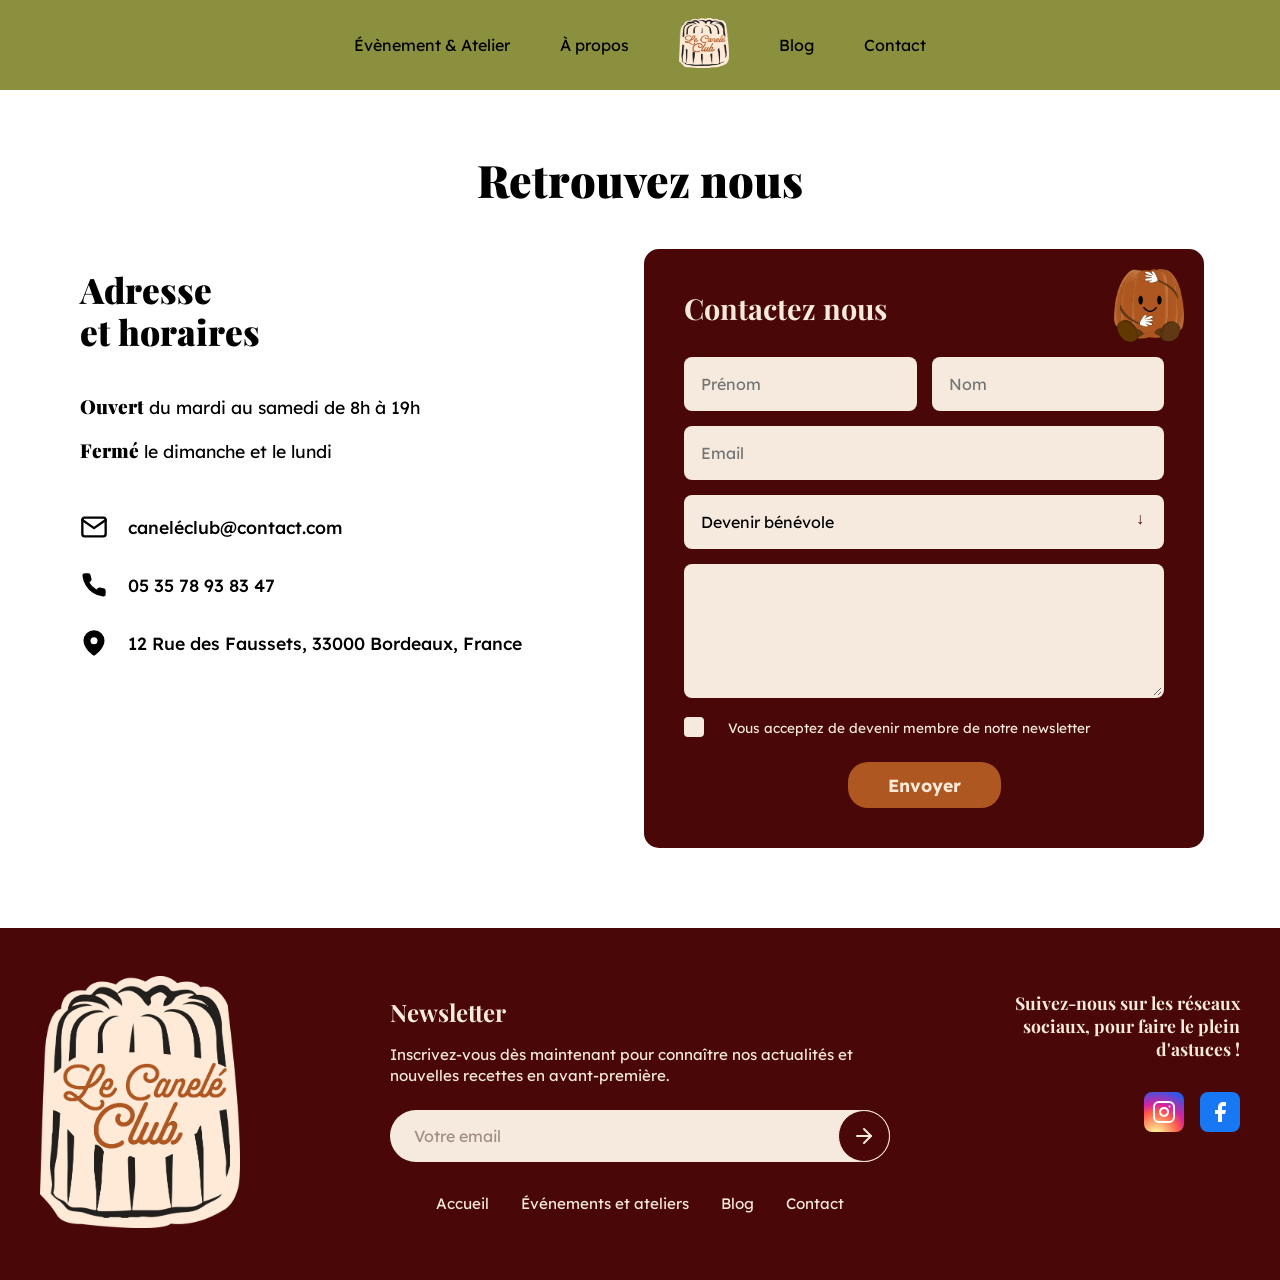
<file: contact.html>
<!DOCTYPE html>
<html lang="fr">
<head>
    <meta charset="UTF-8">
    <meta name="viewport" content="width=device-width, initial-scale=1.0">
    <link rel="stylesheet" href="assets/style/style.css">
    <title>Contact - Le Canelé Club Bordeaux</title>
</head>
<body>
    <header class="header-container">
        <a href="index.html" class="mobile-logo"><img class="header-logo" src="assets/img/logo.png" alt="LOGO"></a>
        
        <div class="hamburger" id="hamburger">
            <span></span>
            <span></span>
            <span></span>
        </div>

        <nav class="header-nav" id="nav-menu">
            <a href="index.html">Évènement & Atelier</a>
            <a href="about.html">À propos</a>
            <a href="index.html" class="desktop-logo"><img class="header-logo" src="assets/img/logo.png" alt="LOGO"></a>
            <a href="blog.html">Blog</a>
            <a href="contact.html">Contact</a>
        </nav>
    </header>

    <main class="contact-main">
        <div class="contact-title-container">
            <h1 class="page-title">Retrouvez nous</h1>
        </div>

        <section class="contact-container">
            <div class="contact-info">
                <h2 class="info-title">Adresse<br>et horaires</h2>
                
                <p class="schedule-text"><span class="serif-bold">Ouvert</span> du mardi au samedi de 8h à 19h</p>
                <p class="schedule-text"><span class="serif-bold">Fermé</span> le dimanche et le lundi</p>

                <ul class="contact-list">
                    <li>
                        <svg xmlns="http://www.w3.org/2000/svg" width="28" height="28" viewBox="0 0 24 24" fill="none" stroke="currentColor" stroke-width="2" stroke-linecap="round" stroke-linejoin="round">
                            <path d="M4 4h16c1.1 0 2 .9 2 2v12c0 1.1-.9 2-2 2H4c-1.1 0-2-.9-2-2V6c0-1.1.9-2 2-2z"></path>
                            <polyline points="22,6 12,13 2,6"></polyline>
                        </svg>
                        <span>caneléclub@contact.com</span>
                    </li>
                    <li>
                        <svg xmlns="http://www.w3.org/2000/svg" width="28" height="28" viewBox="0 0 24 24" fill="currentColor" stroke="currentColor" stroke-width="0" stroke-linecap="round" stroke-linejoin="round">
                            <path d="M22 16.92v3a2 2 0 0 1-2.18 2 19.79 19.79 0 0 1-8.63-3.07 19.5 19.5 0 0 1-6-6 19.79 19.79 0 0 1-3.07-8.67A2 2 0 0 1 4.11 2h3a2 2 0 0 1 2 1.72 12.84 12.84 0 0 0 .7 2.81 2 2 0 0 1-.45 2.11L8.09 9.91a16 16 0 0 0 6 6l1.27-1.27a2 2 0 0 1 2.11-.45 12.84 12.84 0 0 0 2.81.7A2 2 0 0 1 22 16.92z"></path>
                        </svg>
                        <span>05 35 78 93 83 47</span>
                    </li>
                    <li>
                        <svg xmlns="http://www.w3.org/2000/svg" width="28" height="28" viewBox="0 0 24 24" fill="currentColor" stroke="currentColor" stroke-width="0" stroke-linecap="round" stroke-linejoin="round">
                            <path d="M21 10c0 7-9 13-9 13s-9-6-9-13a9 9 0 0 1 18 0z"></path>
                            <circle cx="12" cy="10" r="3" fill="var(--bg)"></circle>
                        </svg>
                        <span>12 Rue des Faussets, 33000 Bordeaux, France</span>
                    </li>
                </ul>
            </div>

            <div class="contact-form-box">
                <img src="assets/img/mascot.png" alt="Mascotte" class="form-mascot">
                
                <h2 class="form-title">Contactez nous</h2>
                
                <form action="#" method="POST" class="contact-form">
                    <div class="form-row">
                        <input type="text" placeholder="Prénom" required>
                        <input type="text" placeholder="Nom" required>
                    </div>
                    
                    <input type="email" placeholder="Email" required>
                    
                    <div class="select-wrapper">
                        <select required>
                            <option value="benevole">Devenir bénévole</option>
                            <option value="partenaire">Devenir partenaire</option>
                            <option value="question">Question générale</option>
                        </select>
                    </div>
                    
                    <textarea rows="5" required></textarea>
                    
                    <label class="checkbox-label">
                        <input type="checkbox" required>
                        <span class="custom-checkbox"></span>
                        Vous acceptez de devenir membre de notre newsletter
                    </label>
                    
                    <button type="submit" class="button form-submit">Envoyer</button>
                </form>
            </div>
        </section>
    </main>

    <footer class="site-footer">
        <div class="footer-container">  
            <div class="footer-col footer-logo-section">
                <img src="assets/img/logo.png" alt="Le Canelé Club Logo" class="footer-logo">
            </div>
            <div class="footer-col footer-center-section">
                <div class="newsletter-wrapper">
                    <h2 class="footer-heading">Newsletter</h2>
                    <p class="footer-text">Inscrivez-vous dès maintenant pour connaître nos actualités et nouvelles recettes en avant-première.</p> 
                    <form class="newsletter-form" action="#" method="POST">
                        <input type="email" placeholder="Votre email" class="newsletter-input" required>
                        <button type="submit" class="newsletter-btn" aria-label="S'inscrire">
                            <svg xmlns="http://www.w3.org/2000/svg" width="24" height="24" viewBox="0 0 24 24" fill="none" stroke="currentColor" stroke-width="2" stroke-linecap="round" stroke-linejoin="round">
                                <line x1="5" y1="12" x2="19" y2="12"></line>
                                <polyline points="12 5 19 12 12 19"></polyline>
                            </svg>
                        </button>
                    </form>
                </div>
                <nav class="footer-nav">
                    <a href="index.html">Accueil</a>
                    <a href="#">Événements et ateliers</a>
                    <a href="#">Blog</a>
                    <a href="contact.html">Contact</a>
                </nav>
            </div>
            <div class="footer-col footer-social-section">
                <h2 class="footer-heading social-heading">Suivez-nous sur les réseaux sociaux, pour faire le plein d'astuces !</h2>
                <div class="social-icons">
                    <a href="#" class="social-link instagram" aria-label="Instagram">
                        <svg xmlns="http://www.w3.org/2000/svg" width="24" height="24" viewBox="0 0 24 24" fill="none" stroke="currentColor" stroke-width="2" stroke-linecap="round" stroke-linejoin="round">
                            <rect x="2" y="2" width="20" height="20" rx="5" ry="5"></rect>
                            <path d="M16 11.37A4 4 0 1 1 12.63 8 4 4 0 0 1 16 11.37z"></path>
                            <line x1="17.5" y1="6.5" x2="17.51" y2="6.5"></line>
                        </svg>
                    </a>
                    <a href="#" class="social-link facebook" aria-label="Facebook">
                        <svg xmlns="http://www.w3.org/2000/svg" width="24" height="24" viewBox="0 0 24 24" fill="currentColor">
                            <path d="M18 2h-3a5 5 0 0 0-5 5v3H7v4h3v8h4v-8h3l1-4h-4V7a1 1 0 0 1 1-1h3z"></path>
                        </svg>
                    </a>
                </div>
            </div>
        </div>
    </footer>
    <script src="script/burger-menu.js"></script>
</body>
</html>
</file>
<file: assets/style/style.css>
/* Globals to prevent layout breaking and horizontal scroll */
*, *::before, *::after {
    box-sizing: border-box;
}

html, body {
    max-width: 100%;
    overflow-x: hidden; /* ABSOLUTELY kills horizontal scrolling */
    margin: 0px;
    padding: 0px;
}

:root {
    --bg: #ffffff;
    --green: #8B903F;
    --orange: #AE5721;
    --white: #FFEAD8;
    --black: #000000;
    
    /* Footer Colors */
    --bg-primary: #4a0707;
    --text-cream: #f5eadd;
    --text-placeholder: #a18e84;
    --fb-blue: #1877F2;
    --ig-gradient: radial-gradient(circle at 30% 107%, #fdf497 0%, #fdf497 5%, #fd5949 45%, #d6249f 60%, #285AEB 90%);
}

@font-face {
    font-family: 'Lexend';
    src: url('../fonts/Lexend-VariableFont_wght.woff2') format('woff2-variations'),
         url('../fonts/Lexend-VariableFont_wght.woff2') format('woff2');
    font-weight: 300 900;
    font-display: swap;
    font-style: normal;
}

@font-face {
    font-family: 'PlayfairDisplay';
    src: url('../fonts/PlayfairDisplay-VariableFont_wght.woff2') format('woff2-variations'),
         url('../fonts/PlayfairDisplay-VariableFont_wght.woff2') format('woff2');
    font-weight: 300 900;
    font-display: swap;
    font-style: normal;
}

body {
    font-family: 'Lexend', sans-serif;
    font-weight: 400;
    background-color: var(--bg);
}

h1 {
    font-family: 'PlayfairDisplay', sans-serif;
    font-weight: 900;
    font-size: 2.8rem;
}

a {
    text-decoration: none;
    color: var(--black);
}

.title-container {
    width: 100%;
    height: 20vh;
    display: flex;
    justify-content: center;
    align-items: flex-end;
    padding: 0 20px;
}

.button {
    background-color: var(--orange);
    color: var(--white);
    border: 0px;
    border-radius: 20px;
    font-family: 'Lexend', sans-serif;
    font-weight: 700;
    cursor: pointer;
}

/* =========================================
   HEADER & NAVIGATION
   ========================================= */
.header-container {
    width: 100%;
    min-height: 10vh;
    background-color: var(--green);
    display: flex;
    justify-content: center;
    align-items: center;
    padding: 10px 20px;
    position: relative; /* For mobile absolute positioning */
    z-index: 1000;
}

.header-nav {
    display: flex;
    justify-content: center;
    align-items: center;
    gap: 50px;
}

.header-logo {
    width: 50px;
    height: 50px;
}

/* Mobile specific header elements hidden on desktop */
.hamburger, .mobile-logo {
    display: none;
}

/* =========================================
   HERO
   ========================================= */
.hero-container {
    width: 100%;
    height: 55vh;
    padding: 50px;
    background-size: cover;
    background-repeat: no-repeat;
    background-position: center;
    background-image: url('../img/hero.png');
}

.hero-box {
    width: 100%;
    height: 100%;
    display: flex;
}

.hero-box-left, .hero-box-mid, .hero-box-right {
    width: 33.333%;
    height: 100%;
    display: flex;
}

.hero-box-left { align-items: flex-end; }

.hero-box-border-left {
    width: 50%; height: 50%;
    border-radius: 0px 0px 0px 35px;
    border-bottom: 2px var(--white) solid;
    border-left: 2px var(--white) solid;
}

.hero-box-mid { justify-content: center; align-items: center; }
.hero-box-right { justify-content: flex-end; }

.hero-box-border-right {
    width: 50%; height: 50%;
    border-radius: 0px 35px 0px 0px;
    border-top: 2px var(--white) solid;
    border-right: 2px var(--white) solid;
}

.hero-button {
    width: 250px; height: 70px;
    font-size: 1.2rem;
    transition: transform 0.2s ease, opacity 0.2s ease;
    display: flex;
    justify-content: center;
    align-items: center;
}

.hero-button:hover { transform: scale(1.05); opacity: 0.9; }

/* =========================================
   EVENTS SECTION
   ========================================= */
.events-container {
    width: 100%; padding: 50px 0; display: flex; justify-content: center;
}

.events-wrapper {
    width: 90%; max-width: 1200px; 
    display: flex; gap: 50px; position: relative; padding: 40px; z-index: 1; 
}

.events-wrapper::before {
    content: ""; position: absolute; top: 0; right: 0; width: 25%; height: 60%;
    border-top: 2px solid var(--black); border-right: 2px solid var(--black); border-radius: 0px 35px 0px 0px; z-index: -1; 
}

.events-wrapper::after {
    content: ""; position: absolute; bottom: 0; left: 0; width: 25%; height: 60%;
    border-bottom: 2px solid var(--black); border-left: 2px solid var(--black); border-radius: 0px 0px 0px 35px; z-index: -1;
}

.card {
    flex: 1; position: relative; height: 450px; border-radius: 10px;
    display: flex; align-items: center; justify-content: center;
    background-size: cover; background-position: center;
}

.card-left { background-image: linear-gradient(rgba(0,0,0,0.4), rgba(0,0,0,0.4)), url('../img/ton-image-1.jpg'); background-color: var(--green); }
.card-right { background-image: linear-gradient(rgba(0,0,0,0.4), rgba(0,0,0,0.4)), url('../img/ton-image-2.jpg'); background-color: var(--green); }

.card-title {
    color: var(--bg); font-family: 'Lexend', sans-serif;
    font-size: 1.8rem; font-weight: 700; text-align: center; padding: 0 20px; margin: 0;
}

.btn {
    position: absolute; bottom: -25px; left: 50%; transform: translateX(-50%); 
    background-color: var(--orange); color: var(--white);
    font-family: 'Lexend', sans-serif; font-weight: 700;
    padding: 15px 30px; border-radius: 20px; white-space: nowrap;
    transition: transform 0.2s ease, opacity 0.2s ease;
}

.btn:hover { opacity: 0.9; transform: translateX(-50%) translateY(-2px); }

/* =========================================
   ATELIERS SECTION
   ========================================= */
.ateliers-container {
    width: 100%; padding: 50px 0; display: flex; justify-content: center;
}

.ateliers-wrapper {
    width: 90%; max-width: 1200px; display: flex; gap: 30px; position: relative; padding: 40px; z-index: 1; 
}

.ateliers-wrapper::before {
    content: ""; position: absolute; top: 0; right: 0; width: 20%; height: 60%;
    border-top: 2px solid var(--orange); border-right: 2px solid var(--orange); border-radius: 0px 35px 0px 0px; z-index: -1; 
}

.ateliers-wrapper::after {
    content: ""; position: absolute; bottom: 0; left: 0; width: 20%; height: 60%;
    border-bottom: 2px solid var(--orange); border-left: 2px solid var(--orange); border-radius: 0px 0px 0px 35px; z-index: -1;
}

.ateliers-wrapper .card { height: 350px; background-color: var(--green); }

.card-atelier-1 { background-image: linear-gradient(rgba(0,0,0,0.4), rgba(0,0,0,0.4)), url('../img/atelier-1.jpg'); }
.card-atelier-2 { background-image: linear-gradient(rgba(0,0,0,0.4), rgba(0,0,0,0.4)), url('../img/atelier-2.jpg'); }
.card-atelier-3 { background-image: linear-gradient(rgba(0,0,0,0.4), rgba(0,0,0,0.4)), url('../img/atelier-3.jpg'); }
.card-atelier-4 { background-image: linear-gradient(rgba(0,0,0,0.4), rgba(0,0,0,0.4)), url('../img/atelier-4.jpg'); }

/* =========================================
   ENGAGE SECTION
   ========================================= */
.engage-section { width: 100%; display: flex; flex-direction: column; }
.engage-row { display: flex; width: 100%; min-height: 500px; }
.engage-content { width: 50%; position: relative; display: flex; align-items: center; justify-content: center; }

.engage-text-box { padding: 60px; }
.engage-text-inner { max-width: 550px; text-align: center; position: relative; padding: 40px; }
.engage-text-inner h2 { font-family: 'PlayfairDisplay', sans-serif; font-weight: 900; font-size: 2.2rem; margin-top: 0; margin-bottom: 20px; }
.engage-text-inner p { font-size: 0.95rem; line-height: 1.5; margin-bottom: 15px; }
.engage-list { list-style: none; padding: 0; margin: 25px 0; text-align: center; }
.engage-list li { font-size: 0.95rem; line-height: 1.4; margin-bottom: 12px; }

/* Engage Borders */
.engage-text-left .engage-text-inner::before { content: ""; position: absolute; top: 0; right: 0; width: 40%; height: 40%; border-top: 2px solid var(--orange); border-right: 2px solid var(--orange); border-radius: 0px 35px 0px 0px; }
.engage-text-left .engage-text-inner::after { content: ""; position: absolute; bottom: 0; left: 0; width: 40%; height: 40%; border-bottom: 2px solid var(--orange); border-left: 2px solid var(--orange); border-radius: 0px 0px 0px 35px; }
.engage-text-right .engage-text-inner::before { content: ""; position: absolute; top: 0; left: 0; width: 40%; height: 40%; border-top: 2px solid var(--orange); border-left: 2px solid var(--orange); border-radius: 35px 0px 0px 0px; }
.engage-text-right .engage-text-inner::after { content: ""; position: absolute; bottom: 0; right: 0; width: 40%; height: 40%; border-bottom: 2px solid var(--orange); border-right: 2px solid var(--orange); border-radius: 0px 0px 35px 0px; }

.engage-image-box { background-size: cover; background-position: center; background-repeat: no-repeat; }
.card-benevole { background-image: url('../img/benevoles.jpg'); background-color: var(--green); }
.card-partenaire { background-image: url('../img/partenaires.jpg'); background-color: var(--green); }

.btn-center {
    position: absolute; top: 50%; left: 50%; transform: translate(-50%, -50%);
    padding: 15px 35px; font-size: 1.1rem; white-space: nowrap; transition: opacity 0.2s ease, transform 0.2s ease;
}

.btn-center:hover { opacity: 0.9; transform: translate(-50%, -52%); }
.engage-mascot { position: absolute; top: -40px; left: 50%; transform: translateX(-50%); width: 80px; height: auto; z-index: 10; }

/* =========================================
   FOOTER
   ========================================= */
.site-footer { background-color: var(--bg-primary); color: var(--text-cream); padding: 3rem 2rem; }
.footer-container { max-width: 1200px; margin: 0 auto; display: flex; flex-wrap: wrap; justify-content: space-between; align-items: flex-start; gap: 2rem; }
.footer-heading { font-family: 'PlayfairDisplay', serif; font-size: 1.5rem; font-weight: 700; margin-bottom: 1rem; color: var(--text-cream); }
.footer-text { font-size: 0.95rem; line-height: 1.4; margin-bottom: 1.5rem; }
.footer-col { flex: 1; min-width: 250px; }
.footer-center-section { flex: 2; display: flex; flex-direction: column; align-items: center; text-align: left; }
.newsletter-wrapper { max-width: 500px; width: 100%; }

.newsletter-form { position: relative; display: flex; width: 100%; margin-bottom: 2rem; }
.newsletter-input { width: 100%; background-color: var(--text-cream); border: none; border-radius: 50px; padding: 1rem 4rem 1rem 1.5rem; font-family: inherit; font-size: 1rem; color: var(--bg-primary); outline: none; }
.newsletter-input::placeholder { color: var(--text-placeholder); }
.newsletter-btn { position: absolute; right: 0; top: 0; height: 100%; aspect-ratio: 1; border-radius: 50%; background-color: var(--bg-primary); color: var(--text-cream); border: 1px solid var(--text-cream); display: flex; justify-content: center; align-items: center; cursor: pointer; transition: transform 0.2s ease; }
.newsletter-btn:hover { transform: scale(1.05); }
.footer-logo { width: 200px; height: auto; }

.footer-nav { display: flex; gap: 2rem; flex-wrap: wrap; justify-content: center; width: 100%; }
.footer-nav a { color: var(--text-cream); font-size: 0.95rem; transition: opacity 0.2s ease; }
.footer-nav a:hover { opacity: 0.8; text-decoration: underline; }

.footer-social-section { display: flex; flex-direction: column; align-items: flex-end; text-align: right; }
.social-heading { font-size: 1.1rem; max-width: 300px; }
.social-icons { display: flex; gap: 1rem; margin-top: 1rem; }
.social-link { display: flex; justify-content: center; align-items: center; width: 40px; height: 40px; border-radius: 8px; color: white; transition: transform 0.2s ease; }
.social-link:hover { transform: translateY(-3px); }
.social-link.instagram { background: var(--ig-gradient); }
.social-link.facebook { background-color: var(--fb-blue); }

/* =========================================
   CONTACT PAGE SPECIFIC STYLES
   ========================================= */
.contact-main {
    padding-bottom: 80px;
}

.contact-title-container {
    width: 100%;
    padding: 60px 20px 40px;
    display: flex;
    justify-content: center;
}

.page-title {
    font-size: 2.8rem;
    margin: 0;
}

.contact-container {
    max-width: 1200px;
    margin: 0 auto;
    display: flex;
    flex-direction: row !important; /* Strict side-by-side */
    flex-wrap: nowrap; /* Prevents unwanted stacking on desktop */
    align-items: flex-start;
    gap: 60px;
    padding: 0 40px;
}

/* Left side: Information */
.contact-info {
    flex: 0 0 45%; /* Locks width to 45% */
    padding-top: 20px;
}

.info-title {
    font-family: 'PlayfairDisplay', serif;
    font-weight: 900;
    font-size: 2.2rem;
    margin-top: 0;
    margin-bottom: 40px;
    line-height: 1.2;
}

.schedule-text {
    font-size: 1.1rem;
    margin-bottom: 15px;
}

.serif-bold {
    font-family: 'PlayfairDisplay', serif;
    font-weight: 900;
    font-size: 1.2rem;
}

.contact-list {
    list-style: none;
    padding: 0;
    margin-top: 50px;
}

.contact-list li {
    display: flex;
    align-items: center;
    gap: 20px;
    margin-bottom: 30px;
    font-size: 1.1rem;
    font-weight: 500;
}

/* Right side: Form */
.contact-form-box {
    flex: 0 0 50%; /* Locks width to 50% */
    background-color: var(--bg-primary); 
    border-radius: 15px;
    padding: 40px;
    position: relative;
    color: var(--text-cream);
}

.form-mascot {
    position: absolute;
    top: 20px;
    right: 20px;
    width: 70px;
    height: auto;
}

.form-title {
    font-family: 'PlayfairDisplay', serif;
    font-weight: 700;
    font-size: 1.8rem;
    margin-top: 0;
    margin-bottom: 30px;
}

.contact-form input[type="text"],
.contact-form input[type="email"],
.contact-form select,
.contact-form textarea {
    width: 100%;
    background-color: var(--text-cream);
    border: 2px solid transparent; 
    border-radius: 8px;
    padding: 15px;
    font-family: 'Lexend', sans-serif;
    font-size: 1rem;
    color: var(--black);
    margin-bottom: 15px;
    outline: none;
    transition: border-color 0.2s;
}

.contact-form input:focus,
.contact-form select:focus,
.contact-form textarea:focus {
    border-color: #3b82f6; 
}

.form-row {
    display: flex;
    gap: 15px;
}

/* Custom Dropdown Arrow */
.select-wrapper {
    position: relative;
}

.select-wrapper select {
    appearance: none; 
    -webkit-appearance: none;
    cursor: pointer;
}

.select-wrapper::after {
    content: "↓";
    position: absolute;
    right: 20px;
    top: 15px;
    font-family: sans-serif;
    color: var(--bg-primary);
    pointer-events: none;
}

.contact-form textarea {
    resize: vertical;
}

/* Checkbox Styling */
.checkbox-label {
    display: flex;
    align-items: center;
    gap: 12px;
    font-size: 0.85rem;
    cursor: pointer;
    margin-bottom: 25px;
}

.checkbox-label input[type="checkbox"] {
    appearance: none;
    -webkit-appearance: none;
    width: 20px;
    height: 20px;
    background-color: var(--text-cream);
    border-radius: 4px;
    cursor: pointer;
    position: relative;
    margin: 0; 
}

.checkbox-label input[type="checkbox"]:checked::after {
    content: "✔";
    position: absolute;
    top: 50%;
    left: 50%;
    transform: translate(-50%, -50%);
    color: var(--bg-primary);
    font-size: 14px;
}

/* Submit Button */
.form-submit {
    display: block;
    margin: 0 auto;
    padding: 12px 40px;
    font-size: 1.1rem;
    transition: transform 0.2s ease;
}

.form-submit:hover {
    transform: translateY(-2px);
}

/* =========================================
   CONTACT PAGE MOBILE (MAX 768px)
   ========================================= */
@media (max-width: 768px) {
    .contact-container {
        flex-direction: column !important; /* Forces stacking on mobile */
        gap: 40px;
        padding: 0 20px;
    }
    
    .contact-info, .contact-form-box {
        flex: 1 1 100%; /* Resets widths to 100% on mobile */
    }

    .contact-info {
        padding-top: 0;
        text-align: center;
    }

    .contact-list li {
        justify-content: center;
        text-align: left;
    }

    .form-row {
        flex-direction: column;
        gap: 0;
    }
    
    .contact-form-box {
        padding: 30px 20px;
    }
}

/* =========================================
   ABOUT PAGE SPECIFIC STYLES
   ========================================= */
.about-main {
    padding-bottom: 80px;
    background-color: var(--bg);
}

.about-page-title {
    text-align: center;
    font-size: 2.8rem;
    margin: 40px 0;
}

.about-hero-container {
    max-width: 1000px;
    margin: 0 auto 50px;
    padding: 0 20px;
}

.about-hero-img {
    width: 100%;
    height: 350px;
    object-fit: cover;
    border-radius: 20px;
    display: block;
}

.about-content-wrapper {
    max-width: 1100px;
    margin: 0 auto;
    display: flex;
    flex-direction: row;
    align-items: flex-start;
    gap: 80px;
    padding: 0 40px;
}

/* Left side: Text */
.about-text-column {
    flex: 0 0 65%;
    position: relative;
}

.about-mascot {
    position: absolute;
    top: 5px;
    left: -70px;
    width: 50px;
    height: auto;
}

.about-section {
    margin-bottom: 40px;
}

.about-section h2 {
    font-family: 'PlayfairDisplay', serif;
    font-weight: 900;
    font-size: 1.8rem;
    margin-top: 0;
    margin-bottom: 20px;
    color: var(--black);
}

.about-section p {
    font-size: 0.95rem;
    line-height: 1.6;
    margin-bottom: 15px;
    font-weight: 300;
}

/* Right side: Volunteers */
.about-team-column {
    flex: 0 0 30%;
    display: flex;
    flex-direction: column;
    gap: 30px;
}

.team-title {
    font-family: 'PlayfairDisplay', serif;
    font-weight: 900;
    font-size: 1.8rem;
    margin-top: 0;
    margin-bottom: 10px;
}

.team-card {
    background-color: transparent;
    border-radius: 12px;
    overflow: hidden;
    display: flex;
    flex-direction: column;
}

.team-card img {
    width: 100%;
    height: 250px;
    object-fit: cover;
    display: block;
}

.team-name {
    text-align: center;
    padding: 15px 10px;
    font-family: 'PlayfairDisplay', sans-serif; /* Strict Playfair */
    font-weight: 900;
    font-size: 1.3rem;
    color: var(--white);
}

/* Team Card Colors */
.bg-dark-red { background-color: #6a1313; }
.bg-peach { background-color: #fbe6d3; }
.bg-brown { background-color: #a05a2c; }
.bg-green { background-color: var(--green); }
.dark-text { color: #6a1313 !important; }

/* =========================================
   ABOUT PAGE MOBILE (MAX 768px)
   ========================================= */
@media (max-width: 768px) {
    .about-content-wrapper {
        flex-direction: column;
        gap: 50px;
        padding: 0 20px;
    }

    .about-text-column, .about-team-column {
        flex: 1 1 100%;
        width: 100%;
    }

    .about-mascot {
        position: relative;
        left: 0;
        margin-bottom: 20px;
        display: block;
    }

    .about-hero-img {
        height: 250px;
    }
}

/* =========================================
   BLOG PAGE SPECIFIC STYLES
   ========================================= */
.blog-main {
    max-width: 1200px;
    margin: 0 auto;
    padding: 60px 40px 100px; 
}

/* Top Bar: Title (Left) and Search (Right) */
.blog-top-bar {
    display: flex;
    flex-direction: row !important; 
    justify-content: space-between;
    align-items: flex-end;
    margin-bottom: 80px;
}

/* Decorated Title Box */
.blog-title-box {
    position: relative;
    padding: 20px 30px;
    display: inline-block;
}

.blog-title-box h1 {
    margin: 0;
    font-size: 3rem;
    font-family: 'PlayfairDisplay', serif;
}

/* FIXED: Top-Right / Bottom-Left Orange Borders */
.blog-title-box::before {
    content: ""; position: absolute; top: 0; right: 0; width: 40px; height: 40px;
    border-top: 2px solid var(--orange); border-right: 2px solid var(--orange); border-radius: 0 15px 0 0;
}
.blog-title-box::after {
    content: ""; position: absolute; bottom: 0; left: 0; width: 40px; height: 40px;
    border-bottom: 2px solid var(--orange); border-left: 2px solid var(--orange); border-radius: 0 0 0 15px;
}

/* Search Bar */
.blog-search-wrapper {
    position: relative;
    width: 350px; 
}

.search-mascot {
    position: absolute;
    top: -55px;
    right: 20px;
    width: 65px;
    z-index: 10;
}

.blog-search-form {
    display: flex;
    width: 100%;
    position: relative;
}

.search-input {
    width: 100%;
    padding: 12px 60px 12px 25px;
    border: 1px solid #e0e0e0;
    border-radius: 30px;
    background-color: #faf5f0; 
    font-family: 'Lexend', sans-serif;
    font-size: 1rem;
    outline: none;
    color: var(--black);
}

.search-btn {
    position: absolute;
    right: 0;
    top: 0;
    height: 100%;
    aspect-ratio: 1;
    border-radius: 50%;
    background-color: var(--bg-primary); 
    color: var(--white);
    border: none;
    cursor: pointer;
    display: flex;
    justify-content: center;
    align-items: center;
    transition: transform 0.2s ease;
}

.search-btn:hover {
    transform: scale(1.05);
}

/* Blog Grid: STRICTLY 3 COLUMNS */
.blog-grid {
    display: grid;
    grid-template-columns: repeat(3, minmax(0, 1fr)) !important; 
    gap: 60px 30px; 
}

.blog-card {
    display: flex;
    flex-direction: column;
}

.blog-card a {
    text-decoration: none;
    color: var(--black);
    transition: opacity 0.2s;
}

.blog-card a:hover {
    opacity: 0.8;
}

.blog-card img {
    width: 100%;
    height: 240px; 
    object-fit: cover;
    border-radius: 12px;
    margin-bottom: 20px;
}

.blog-card-title {
    font-family: 'PlayfairDisplay', serif;
    font-weight: 900;
    font-size: 1.35rem;
    line-height: 1.3;
    margin: 0;
}

/* Pagination */
.pagination {
    display: flex;
    justify-content: center;
    align-items: center;
    gap: 15px;
    margin-top: 80px;
    font-family: 'Lexend', sans-serif;
    font-weight: 700;
    font-size: 1.2rem;
    color: var(--bg-primary);
}

.page-item {
    color: var(--bg-primary);
    text-decoration: none;
    width: 40px;
    height: 40px;
    display: flex;
    justify-content: center;
    align-items: center;
    border-radius: 50%;
    transition: background-color 0.2s;
}

.page-item.active {
    background-color: var(--green);
    color: var(--white);
}

.page-item:not(.active):hover {
    background-color: #faf5f0;
}

.page-dots {
    color: var(--bg-primary);
}

/* =========================================
   EVENTS & ATELIERS PAGE
   ========================================= */
.events-page-main {
    max-width: 1200px;
    margin: 0 auto;
    padding: 20px 20px 100px;
}

.section-title {
    text-align: center;
    font-size: 3.2rem;
    margin: 40px 0 60px;
    font-family: 'PlayfairDisplay', serif;
}

.decorated-wrapper {
    position: relative;
    padding: 40px;
    margin-bottom: 80px;
    z-index: 1;
}

/* Top Right and Bottom Left Borders */
.decorated-wrapper::before {
    content: ""; position: absolute; top: 0; right: 0; width: 150px; height: 150px;
    border-top: 2px solid var(--orange); border-right: 2px solid var(--orange); border-radius: 0 35px 0 0; z-index: -1;
}

.decorated-wrapper::after {
    content: ""; position: absolute; bottom: 0; left: 0; width: 150px; height: 150px;
    border-bottom: 2px solid var(--orange); border-left: 2px solid var(--orange); border-radius: 0 0 0 35px; z-index: -1;
}

/* Grids */
.events-grid-2 {
    display: grid;
    grid-template-columns: repeat(2, 1fr);
    gap: 40px;
}

.events-grid-4 {
    display: grid;
    grid-template-columns: repeat(4, 1fr);
    gap: 70px 30px; /* High row gap to accommodate overlapping buttons */
}

/* Event Cards - FIXED CLIPPING ISSUE */
.event-card {
    position: relative;
    border-radius: 15px;
    display: flex;
    align-items: center;
    justify-content: center;
    text-align: center;
    padding: 20px;
    overflow: visible !important; /* This forces the button to be allowed outside */
}

.event-card-large { height: 350px; }
.event-card-small { height: 320px; }

/* Image setup inside cards to replace inline backgrounds */
.card-bg {
    position: absolute; top: 0; left: 0; width: 100%; height: 100%;
    object-fit: cover; border-radius: 15px; z-index: 1;
}

.card-overlay {
    position: absolute; inset: 0; background: rgba(0,0,0,0.5);
    border-radius: 15px; z-index: 2;
}

.event-card .card-title {
    position: relative; z-index: 3; color: var(--bg);
    font-family: 'Lexend', sans-serif; font-size: 1.5rem; font-weight: 700; margin: 0;
}

.event-card .btn {
    z-index: 20; /* Ensures the button sits clearly above everything */
}

/* Mascots */
.event-mascot-1 {
    position: absolute; bottom: 15px; left: 50%; transform: translateX(-50%);
    width: 85px; height: auto; z-index: 4;
}

.event-mascot-2 {
    position: absolute; top: -55px; right: 10%;
    width: 85px; height: auto; z-index: 10;
}

/* =========================================
   RESPONSIVE
   ========================================= */

/* Tablets (Max 1024px) */
@media (max-width: 1024px) {
    .ateliers-wrapper { flex-wrap: wrap; justify-content: center; }
    .ateliers-wrapper .card { flex: 1 1 45%; }
    .events-wrapper { gap: 20px; }
    .events-grid-4 { grid-template-columns: repeat(2, 1fr); }
}

/* Large Mobile / Small Tablets (Max 900px) */
@media (max-width: 900px) {
    .footer-container { flex-direction: column; align-items: center; text-align: center; }
    .footer-center-section, .footer-social-section { align-items: center; text-align: center; }
}

/* Mobile (Max 768px) */
@media (max-width: 768px) {
    /* HEADER (Hamburger Menu Styling) */
    .header-container {
        justify-content: space-between; 
    }
    .desktop-logo { display: none; }
    .mobile-logo { display: block; z-index: 1001; }
    
    .hamburger {
        display: flex; flex-direction: column; justify-content: space-between;
        width: 30px; height: 21px; cursor: pointer; z-index: 1001;
    }
    .hamburger span {
        width: 100%; height: 3px; background-color: var(--white);
        border-radius: 10px; transition: all 0.3s linear;
    }
    /* Hamburger Animation (Turns into an X) */
    .hamburger.active span:nth-child(1) { transform: rotate(45deg) translate(6px, 6px); }
    .hamburger.active span:nth-child(2) { opacity: 0; }
    .hamburger.active span:nth-child(3) { transform: rotate(-45deg) translate(6px, -6px); }

    /* Dropdown Nav Menu */
    .header-nav {
        position: absolute; top: 100%; left: -100%; width: 100%;
        background-color: var(--green);
        flex-direction: column; padding: 2rem 0; gap: 30px;
        transition: left 0.3s ease-in-out;
        border-top: 1px solid rgba(255, 255, 255, 0.1);
    }
    .header-nav.active { left: 0; }

    /* HERO */
    h1 { font-size: 2.2rem; text-align: center; }
    .title-container { height: auto; padding: 40px 20px 20px 20px; }
    .hero-container { height: auto; padding: 30px 20px; }
    .hero-box { flex-direction: column; gap: 20px; }
    .hero-box-left, .hero-box-mid, .hero-box-right { width: 100%; height: auto; justify-content: center; }
    .hero-box-border-left, .hero-box-border-right { display: none; }

    /* EVENTS & ATELIERS (Superposing Cards) */
    .events-wrapper, .ateliers-wrapper {
        flex-direction: column; 
        width: 100%; padding: 20px; gap: 40px;
    }
    .events-wrapper::before, .events-wrapper::after, 
    .ateliers-wrapper::before, .ateliers-wrapper::after { display: none; }
    
    /* Force cards to full width */
    .card, .ateliers-wrapper .card {
        width: 100%; flex: unset; height: 350px;
    }

    /* ENGAGE SECTION */
    .engage-row { flex-direction: column; }
    .engage-row:nth-child(2) { flex-direction: column-reverse; }
    .engage-content { width: 100%; }
    .engage-text-box { padding: 40px 20px; }
    .engage-text-inner { padding: 0; }
    .engage-text-inner::before, .engage-text-inner::after { display: none; }
    .engage-image-box { min-height: 350px; }
    .engage-mascot { top: -30px; width: 60px; }

    /* CONTACT PAGE RESPONSIVE */
    .contact-container {
        flex-direction: column !important; 
        gap: 40px;
        padding: 0 20px;
    }
    
    .contact-info, .contact-form-box {
        flex: 1 1 100%; 
    }

    .contact-info {
        padding-top: 0;
        text-align: center;
    }

    .contact-list li {
        justify-content: center;
        text-align: left;
    }

    .form-row {
        flex-direction: column;
        gap: 0;
    }
    
    .contact-form-box {
        padding: 30px 20px;
    }

    /* ABOUT PAGE RESPONSIVE */
    .about-content-wrapper {
        flex-direction: column;
        gap: 50px;
        padding: 0 20px;
    }

    .about-text-column, .about-team-column {
        flex: 1 1 100%;
        width: 100%;
    }

    .about-mascot {
        position: relative;
        left: 0;
        margin-bottom: 20px;
        display: block;
    }

    .about-hero-img {
        height: 250px;
    }

    /* BLOG RESPONSIVE */
    .blog-top-bar {
        flex-direction: column !important; /* Added !important */
        align-items: center;
        gap: 60px;
    }
    
    .blog-grid {
        grid-template-columns: 1fr !important; /* Added !important to override desktop */
        gap: 40px;
    }
    
    .blog-card img {
        height: 250px; 
    }

    /* EVENTS PAGE RESPONSIVE */
    .events-grid-2 { grid-template-columns: 1fr; }
    .events-grid-4 { grid-template-columns: 1fr !important; }
    .decorated-wrapper { padding: 20px 0; }
    .decorated-wrapper::before, .decorated-wrapper::after { display: none; }
    .event-mascot-2 { right: 50%; transform: translateX(50%); top: -45px; }
} /* THIS BRACE FINALLY CLOSES THE ENTIRE MOBILE MEDIA QUERY */
</file>
